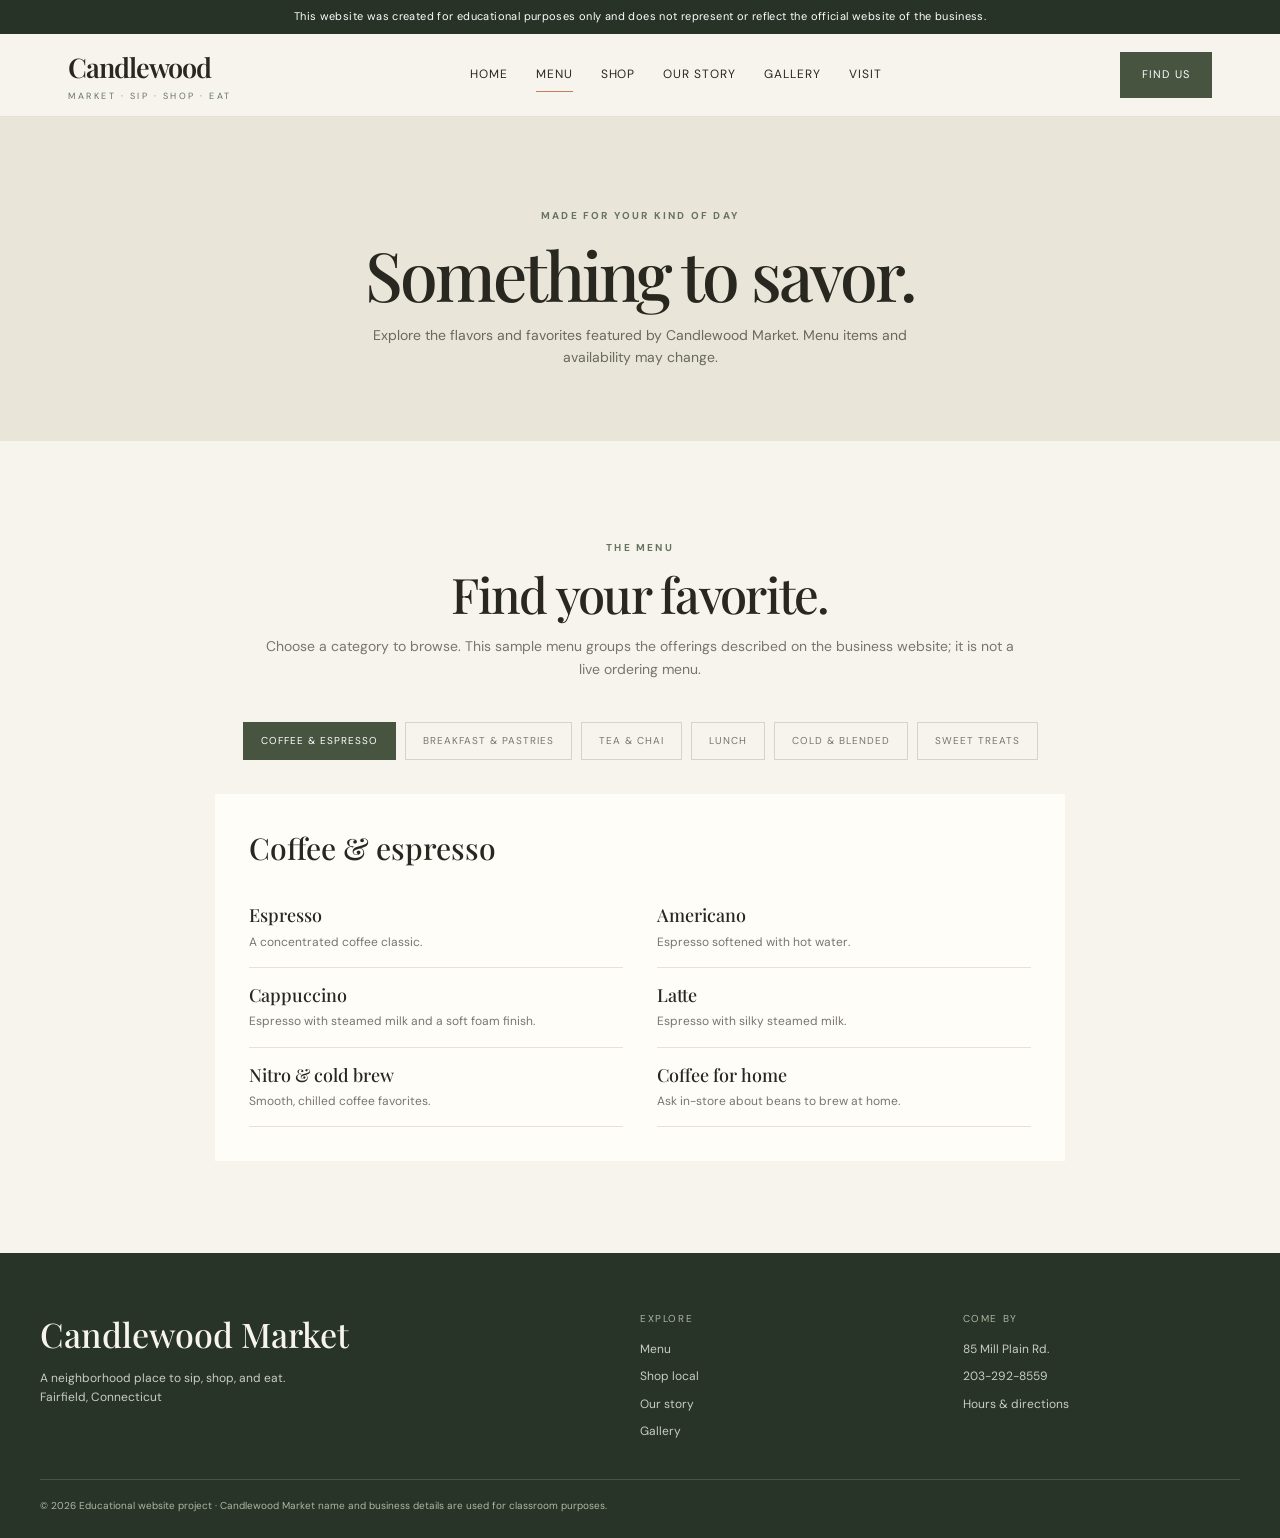
<file: menu.html>
<!doctype html>
<html lang="en"><head><meta charset="utf-8"><meta name="viewport" content="width=device-width, initial-scale=1"><meta name="description" content="Educational website concept for Candlewood Market in Fairfield, Connecticut."><title>Menu | Candlewood Market</title><link rel="stylesheet" href="styles.css"></head><body>

<div class="disclaimer">This website was created for educational purposes only and does not represent or reflect the official website of the business.</div>
<header class="site-header"><div class="nav-wrap">
<a class="brand" href="index.html"><strong>Candlewood</strong><span>Market · Sip · Shop · Eat</span></a>
<button class="menu-toggle" aria-label="Open navigation" aria-expanded="false">☰</button>
<nav class="nav-links" aria-label="Main navigation">
<a href="index.html">Home</a><a class="active" href="menu.html">Menu</a><a href="shop.html">Shop</a><a href="story.html">Our Story</a><a href="gallery.html">Gallery</a><a href="visit.html">Visit</a>
</nav><a class="nav-cta" href="visit.html">Find us</a></div></header>


<main><section class="page-hero"><span class="eyebrow">Made for your kind of day</span><h1>Something to savor.</h1><p>Explore the flavors and favorites featured by Candlewood Market. Menu items and availability may change.</p></section>
<section class="section"><div class="page-intro"><span class="eyebrow">The menu</span><h2>Find your favorite.</h2><p>Choose a category to browse. This sample menu groups the offerings described on the business website; it is not a live ordering menu.</p></div>
<div class="tabs" role="tablist"><button class="tab active" data-menu="coffee">Coffee & espresso</button><button class="tab" data-menu="breakfast">Breakfast & pastries</button><button class="tab" data-menu="tea">Tea & chai</button><button class="tab" data-menu="lunch">Lunch</button><button class="tab" data-menu="cold">Cold & blended</button><button class="tab" data-menu="treats">Sweet treats</button></div>
<div class="menu-panel" aria-live="polite"><h3 id="menu-title">Coffee & espresso</h3><div class="menu-list" id="menu-list"></div></div>
</section></main>

<footer class="site-footer"><div class="footer-inner">
<div><div class="footer-brand">Candlewood Market</div><p>A neighborhood place to sip, shop, and eat.<br>Fairfield, Connecticut</p></div>
<div><div class="footer-title">Explore</div><div class="footer-links"><a href="menu.html">Menu</a><a href="shop.html">Shop local</a><a href="story.html">Our story</a><a href="gallery.html">Gallery</a></div></div>
<div><div class="footer-title">Come by</div><div class="footer-links"><a href="visit.html">85 Mill Plain Rd.</a><a href="tel:2032928559">203-292-8559</a><a href="visit.html#hours">Hours & directions</a></div></div>
</div><div class="copyright">© 2026 Educational website project · Candlewood Market name and business details are used for classroom purposes.</div></footer>
<script src="script.js"></script>

</body></html>
</file>
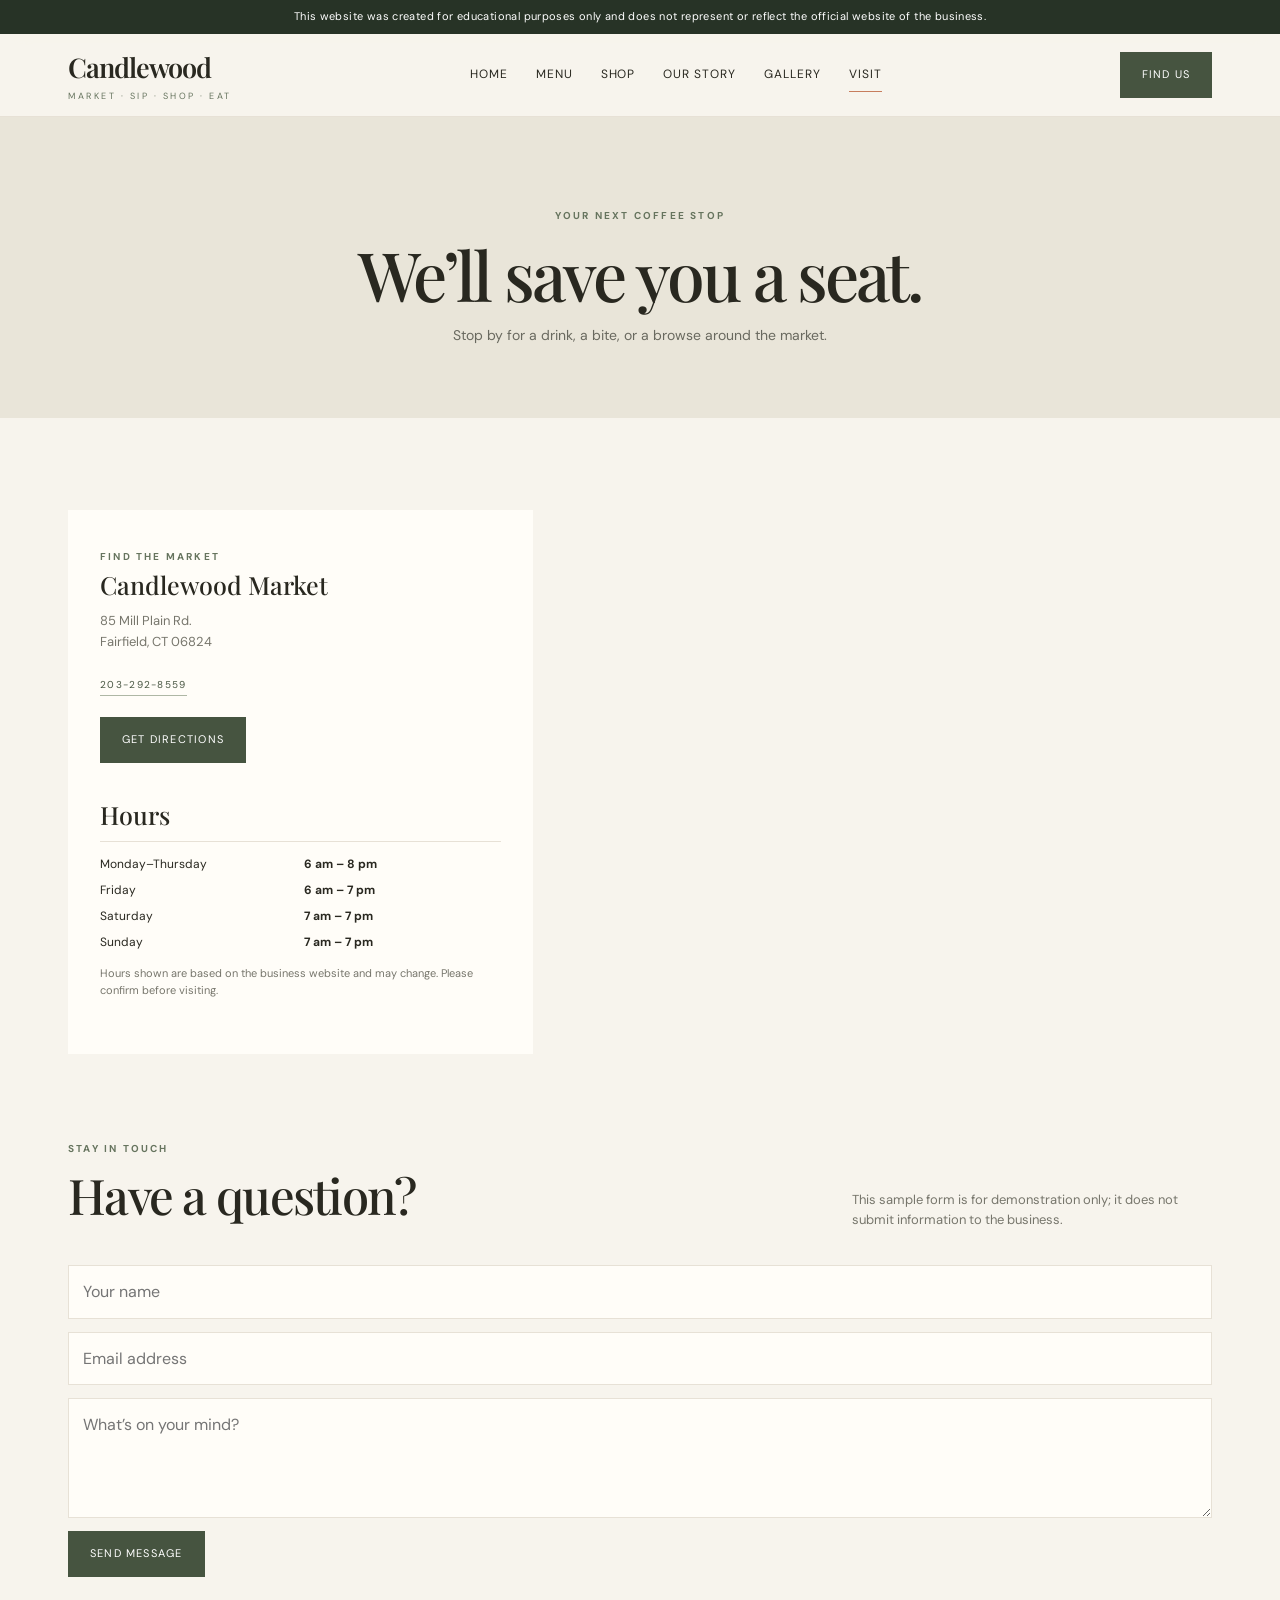
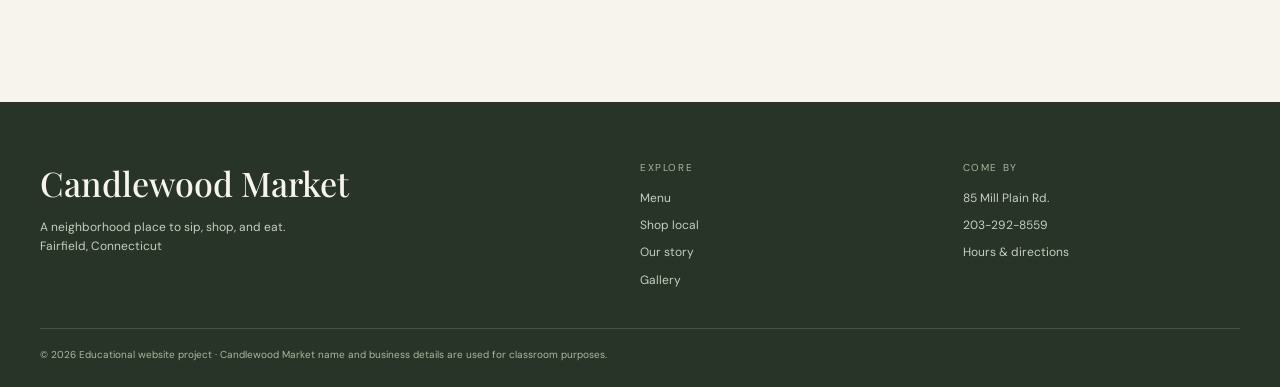
<file: visit.html>
<!doctype html>
<html lang="en"><head><meta charset="utf-8"><meta name="viewport" content="width=device-width, initial-scale=1"><meta name="description" content="Educational website concept for Candlewood Market in Fairfield, Connecticut."><title>Visit Us | Candlewood Market</title><link rel="stylesheet" href="styles.css"></head><body>

<div class="disclaimer">This website was created for educational purposes only and does not represent or reflect the official website of the business.</div>
<header class="site-header"><div class="nav-wrap">
<a class="brand" href="index.html"><strong>Candlewood</strong><span>Market · Sip · Shop · Eat</span></a>
<button class="menu-toggle" aria-label="Open navigation" aria-expanded="false">☰</button>
<nav class="nav-links" aria-label="Main navigation">
<a href="index.html">Home</a><a href="menu.html">Menu</a><a href="shop.html">Shop</a><a href="story.html">Our Story</a><a href="gallery.html">Gallery</a><a class="active" href="visit.html">Visit</a>
</nav><a class="nav-cta" href="visit.html">Find us</a></div></header>


<main><section class="page-hero"><span class="eyebrow">Your next coffee stop</span><h1>We’ll save you a seat.</h1><p>Stop by for a drink, a bite, or a browse around the market.</p></section>
<section class="section"><div class="visit-grid"><div class="details reveal"><span class="eyebrow">Find the market</span><h3>Candlewood Market</h3><p>85 Mill Plain Rd.<br>Fairfield, CT 06824</p><p><a class="text-link" href="tel:2032928559">203-292-8559</a></p><a class="button" target="_blank" rel="noopener" href="https://www.google.com/maps/search/?api=1&query=85+Mill+Plain+Rd+Fairfield+CT+06824">Get directions</a><div id="hours" style="margin-top:35px"><h3>Hours</h3><div class="hours"><span>Monday–Thursday</span><strong>6 am – 8 pm</strong><span>Friday</span><strong>6 am – 7 pm</strong><span>Saturday</span><strong>7 am – 7 pm</strong><span>Sunday</span><strong>7 am – 7 pm</strong></div><p style="margin-top:12px;font-size:11px">Hours shown are based on the business website and may change. Please confirm before visiting.</p></div></div><iframe class="map-frame reveal" title="Map to Candlewood Market" loading="lazy" src="https://www.google.com/maps?q=85%20Mill%20Plain%20Rd%2C%20Fairfield%2C%20CT%2006824&output=embed"></iframe></div>
<div class="section-head" style="margin-top:80px"><div><span class="eyebrow">Stay in touch</span><h2>Have a question?</h2></div><p>This sample form is for demonstration only; it does not submit information to the business.</p></div><form class="contact-form" id="contact-form"><input required name="name" placeholder="Your name" aria-label="Your name"><input required type="email" name="email" placeholder="Email address" aria-label="Email address"><textarea required name="message" placeholder="What’s on your mind?" aria-label="Message"></textarea><div><button class="button" type="submit">Send message</button></div><div class="notice" id="form-notice" aria-live="polite"></div></form>
</section></main>

<footer class="site-footer"><div class="footer-inner">
<div><div class="footer-brand">Candlewood Market</div><p>A neighborhood place to sip, shop, and eat.<br>Fairfield, Connecticut</p></div>
<div><div class="footer-title">Explore</div><div class="footer-links"><a href="menu.html">Menu</a><a href="shop.html">Shop local</a><a href="story.html">Our story</a><a href="gallery.html">Gallery</a></div></div>
<div><div class="footer-title">Come by</div><div class="footer-links"><a href="visit.html">85 Mill Plain Rd.</a><a href="tel:2032928559">203-292-8559</a><a href="visit.html#hours">Hours & directions</a></div></div>
</div><div class="copyright">© 2026 Educational website project · Candlewood Market name and business details are used for classroom purposes.</div></footer>
<script src="script.js"></script>

</body></html>
</file>
<file: styles.css>
@import url('https://fonts.googleapis.com/css2?family=DM+Sans:wght@400;500;600;700&family=Playfair+Display:wght@500;600;700&display=swap');
:root{--cream:#f7f4ed;--paper:#fffdf8;--ink:#292820;--muted:#77766c;--sage:#66745e;--sage-dark:#465440;--clay:#c77d5d;--line:#e7e1d6;--serif:'Playfair Display',Georgia,serif;--sans:'DM Sans',Arial,sans-serif}
*{box-sizing:border-box}html{scroll-behavior:smooth}body{margin:0;background:var(--cream);color:var(--ink);font-family:var(--sans);line-height:1.6}a{color:inherit;text-decoration:none}img{display:block;width:100%;object-fit:cover}button,input,textarea{font:inherit}.disclaimer{background:#273326;color:#fff;text-align:center;padding:9px 18px;font-size:11px;letter-spacing:.035em;line-height:1.45}.site-header{position:sticky;top:0;z-index:20;background:rgba(247,244,237,.96);backdrop-filter:blur(14px);border-bottom:1px solid var(--line)}.nav-wrap{max-width:1200px;margin:auto;min-height:82px;padding:0 28px;display:flex;align-items:center;justify-content:space-between;gap:24px}.brand{display:flex;flex-direction:column;line-height:1}.brand strong{font:600 27px var(--serif);letter-spacing:-.04em}.brand span{font-size:9px;letter-spacing:.28em;text-transform:uppercase;color:var(--sage);margin-top:7px}.nav-links{display:flex;align-items:center;gap:28px;font-size:12px;letter-spacing:.08em;text-transform:uppercase}.nav-links a{padding:9px 0;position:relative}.nav-links a:after{content:"";height:1px;background:var(--clay);position:absolute;bottom:2px;left:0;width:0;transition:width .25s}.nav-links a:hover:after,.nav-links a.active:after{width:100%}.nav-cta,.button{display:inline-flex;align-items:center;justify-content:center;background:var(--sage-dark);color:white;padding:13px 21px;border:1px solid var(--sage-dark);font-size:11px;letter-spacing:.11em;text-transform:uppercase;transition:.25s;cursor:pointer}.nav-cta:hover,.button:hover{background:transparent;color:var(--sage-dark);transform:translateY(-2px)}.menu-toggle{display:none;background:none;border:0;font-size:24px;color:var(--ink)}.hero{max-width:1440px;margin:auto;min-height:610px;display:grid;grid-template-columns:1fr 1fr;background:#e9e5d9}.hero-copy{padding:90px clamp(32px,8vw,120px);display:flex;flex-direction:column;justify-content:center;align-items:flex-start}.eyebrow{font-size:10px;letter-spacing:.22em;text-transform:uppercase;color:var(--sage);font-weight:700}.hero h1,.page-hero h1{font:500 clamp(48px,6vw,78px)/1.02 var(--serif);letter-spacing:-.045em;margin:20px 0}.hero p{max-width:420px;color:#64645b;font-size:15px;margin:0 0 28px}.hero-image{min-height:480px;background-size:cover;background-position:center}.hero-note{font:italic 17px var(--serif);color:var(--sage);margin-top:22px}.section{max-width:1200px;margin:auto;padding:92px 28px}.section-head{display:flex;align-items:end;justify-content:space-between;gap:24px;margin-bottom:34px}.section h2,.page-intro h2{font:500 clamp(34px,4vw,49px)/1.1 var(--serif);letter-spacing:-.035em;margin:9px 0}.section-head p{max-width:360px;color:var(--muted);font-size:13px;margin:0}.grid-3{display:grid;grid-template-columns:repeat(3,1fr);gap:22px}.feature-card{background:var(--paper);overflow:hidden}.feature-card img{height:255px;transition:transform .6s}.feature-card:hover img{transform:scale(1.045)}.feature-card .card-copy{padding:22px 23px 25px}.feature-card h3{font:500 25px var(--serif);margin:0 0 7px}.feature-card p{font-size:13px;color:var(--muted);margin:0 0 15px}.text-link{font-size:10px;letter-spacing:.13em;text-transform:uppercase;color:var(--sage-dark);border-bottom:1px solid #aeb7a5;padding-bottom:4px}.split{display:grid;grid-template-columns:1fr 1fr;gap:70px;align-items:center}.split img{height:480px}.split-copy p{color:var(--muted);font-size:14px}.quote-band{background:#e8e9df;text-align:center;padding:72px 24px}.quote-band blockquote{font:500 clamp(27px,3.5vw,42px)/1.25 var(--serif);max-width:850px;margin:14px auto 18px}.quote-band span{font-size:10px;letter-spacing:.18em;text-transform:uppercase;color:var(--sage)}.page-hero{padding:84px 28px 72px;text-align:center;background:#e9e5d9}.page-hero p{max-width:570px;margin:0 auto;color:#69695f;font-size:14px}.page-hero h1{font-size:clamp(45px,6vw,68px);margin:12px 0 16px}.page-intro{max-width:760px;margin:0 auto 42px;text-align:center}.page-intro p{color:var(--muted);font-size:14px}.tabs{display:flex;justify-content:center;flex-wrap:wrap;gap:9px;margin:0 0 34px}.tab{border:1px solid #d8d2c7;background:transparent;padding:10px 17px;font-size:10px;letter-spacing:.1em;text-transform:uppercase;cursor:pointer;color:var(--muted)}.tab.active,.tab:hover{background:var(--sage-dark);border-color:var(--sage-dark);color:white}.menu-panel{background:var(--paper);padding:34px;max-width:850px;margin:auto}.menu-panel h3{font:500 30px var(--serif);margin:0 0 20px}.menu-list{display:grid;grid-template-columns:1fr 1fr;gap:0 34px}.menu-item{padding:15px 0;border-bottom:1px solid var(--line)}.menu-item strong{font:500 18px var(--serif)}.menu-item p{font-size:12px;color:var(--muted);margin:3px 0 0}.shop-grid .feature-card img{height:220px}.story-values{display:grid;grid-template-columns:repeat(3,1fr);gap:18px;margin-top:38px}.value{border-top:1px solid #c9c5b9;padding:20px 0}.value h3{font:500 23px var(--serif);margin:0 0 7px}.value p{font-size:13px;color:var(--muted);margin:0}.gallery-grid{display:grid;grid-template-columns:repeat(3,1fr);gap:14px}.gallery-grid button{border:0;padding:0;background:none;cursor:pointer;overflow:hidden}.gallery-grid img{height:290px;transition:transform .5s}.gallery-grid button:hover img{transform:scale(1.05)}.lightbox{position:fixed;inset:0;background:rgba(20,22,18,.92);z-index:50;display:none;align-items:center;justify-content:center;padding:30px}.lightbox.open{display:flex}.lightbox img{max-width:min(1000px,90vw);max-height:82vh;width:auto}.lightbox button{position:absolute;top:24px;right:30px;background:none;color:white;border:0;font-size:34px;cursor:pointer}.visit-grid{display:grid;grid-template-columns:.85fr 1.15fr;gap:50px}.details{background:var(--paper);padding:32px}.details h3{font:500 25px var(--serif);margin:0 0 10px}.details p{font-size:13px;color:var(--muted);margin:5px 0 22px}.hours{display:grid;grid-template-columns:1fr 1fr;gap:7px;font-size:12px;padding-top:13px;border-top:1px solid var(--line)}.map-frame{width:100%;min-height:440px;border:0;filter:grayscale(.65)}.contact-form{display:grid;gap:13px;margin-top:28px}.contact-form input,.contact-form textarea{width:100%;border:1px solid var(--line);background:#fffdf8;padding:13px 14px;outline-color:var(--sage)}.contact-form textarea{min-height:120px;resize:vertical}.site-footer{background:#283427;color:#f7f4ed;padding:58px 28px 24px}.footer-inner{max-width:1200px;margin:auto;display:grid;grid-template-columns:2fr 1fr 1fr;gap:45px}.footer-brand{font:500 34px var(--serif)}.site-footer p,.site-footer a{color:#c8cec1;font-size:12px}.footer-title{font-size:10px;text-transform:uppercase;letter-spacing:.16em;color:#aab69f;margin-bottom:13px}.footer-links{display:grid;gap:8px}.copyright{max-width:1200px;margin:38px auto 0;border-top:1px solid #485344;padding-top:18px;color:#aeb7a5;font-size:10px}.reveal{opacity:0;transform:translateY(18px);transition:opacity .7s,transform .7s}.reveal.visible{opacity:1;transform:none}.notice{font-size:12px;color:var(--sage-dark);min-height:20px}
@media(max-width:850px){.nav-wrap{min-height:72px}.menu-toggle{display:block}.nav-cta{display:none}.nav-links{display:none;position:absolute;top:72px;left:0;right:0;background:var(--cream);padding:18px 28px 26px;flex-direction:column;align-items:flex-start;gap:12px;border-bottom:1px solid var(--line)}.nav-links.open{display:flex}.hero{grid-template-columns:1fr}.hero-copy{padding:70px 32px}.hero-image{min-height:390px;grid-row:1}.grid-3{grid-template-columns:1fr 1fr}.split{gap:32px}.visit-grid{grid-template-columns:1fr}.footer-inner{grid-template-columns:1fr 1fr}.footer-inner>div:first-child{grid-column:1/-1}}
@media(max-width:600px){.section{padding:66px 20px}.section-head{display:block}.section-head p{margin-top:12px}.grid-3,.story-values,.gallery-grid{grid-template-columns:1fr}.feature-card img{height:250px}.split{grid-template-columns:1fr}.split img{height:340px}.menu-list{grid-template-columns:1fr}.menu-panel{padding:24px 20px}.gallery-grid img{height:270px}.footer-inner{grid-template-columns:1fr}.footer-inner>div:first-child{grid-column:auto}.page-hero{padding:65px 22px}.hours{grid-template-columns:1fr 1fr}.hero-copy{padding:55px 24px}}
</file>
